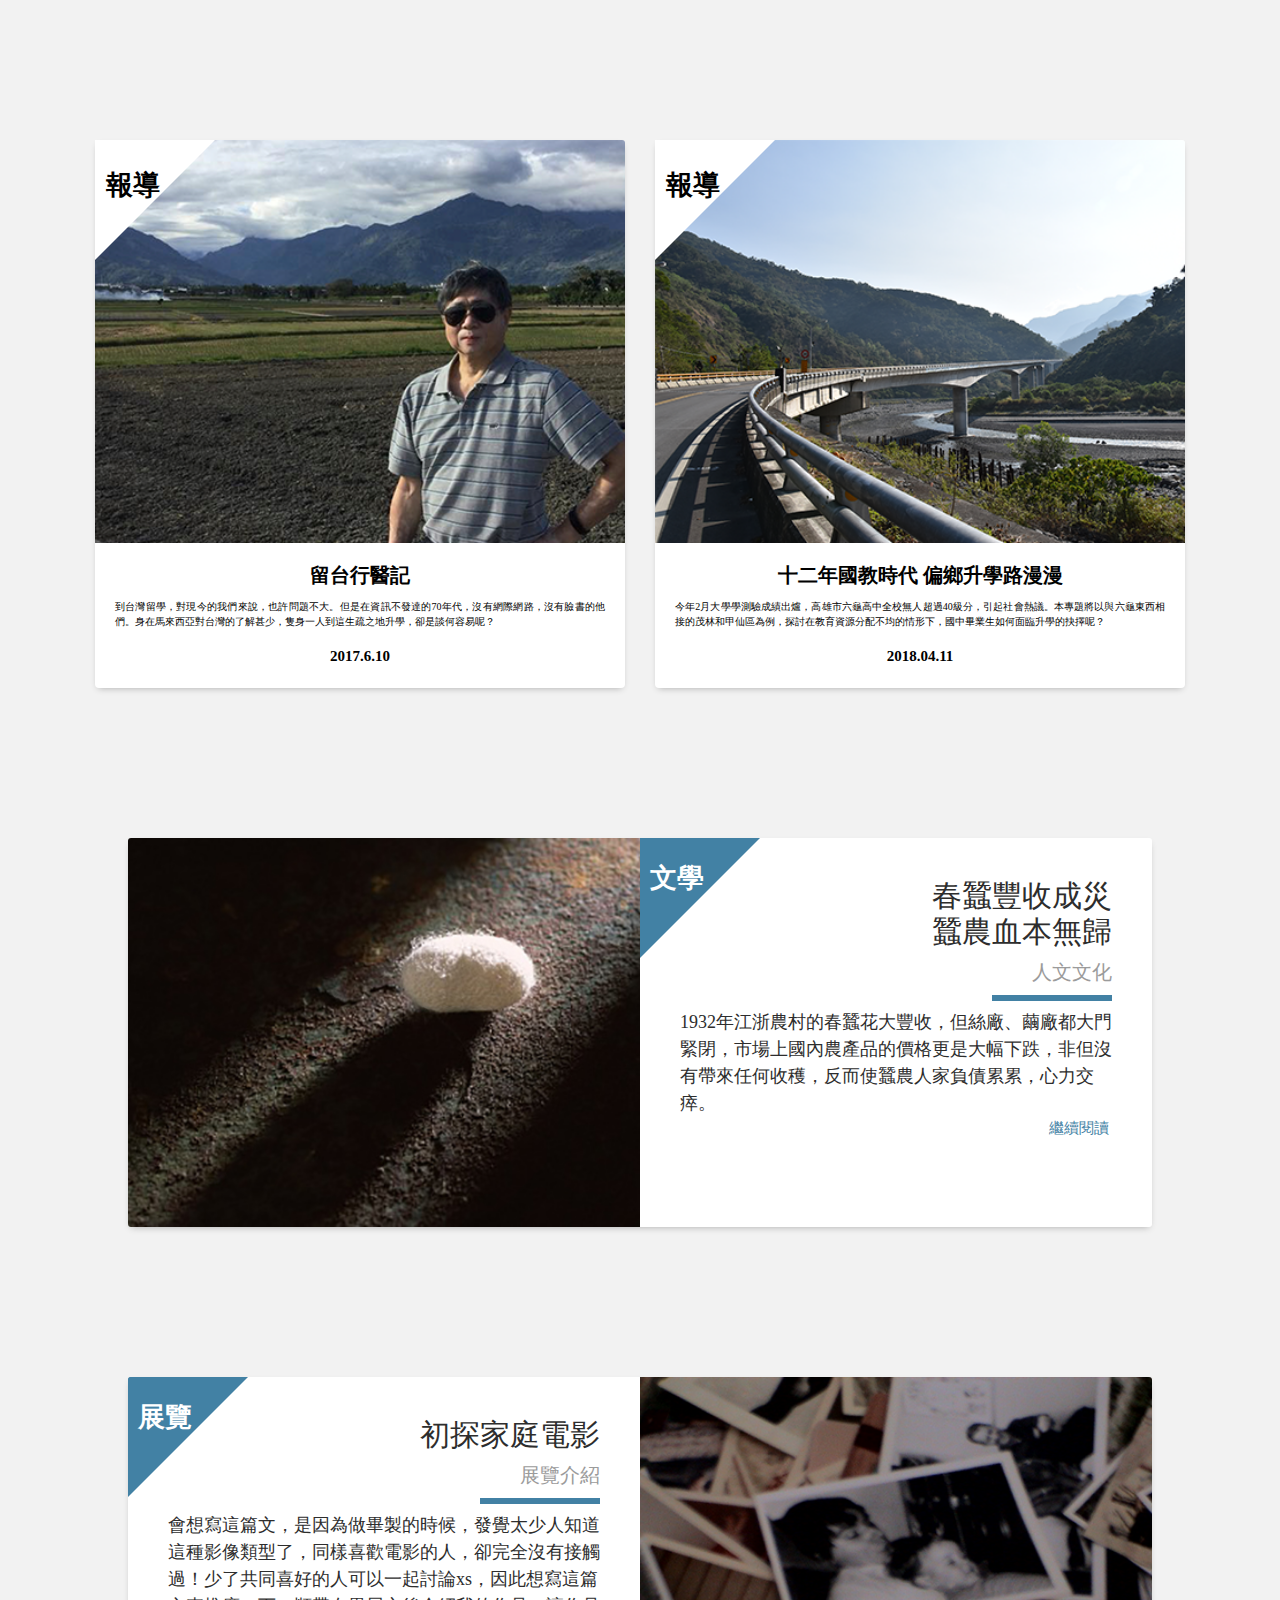
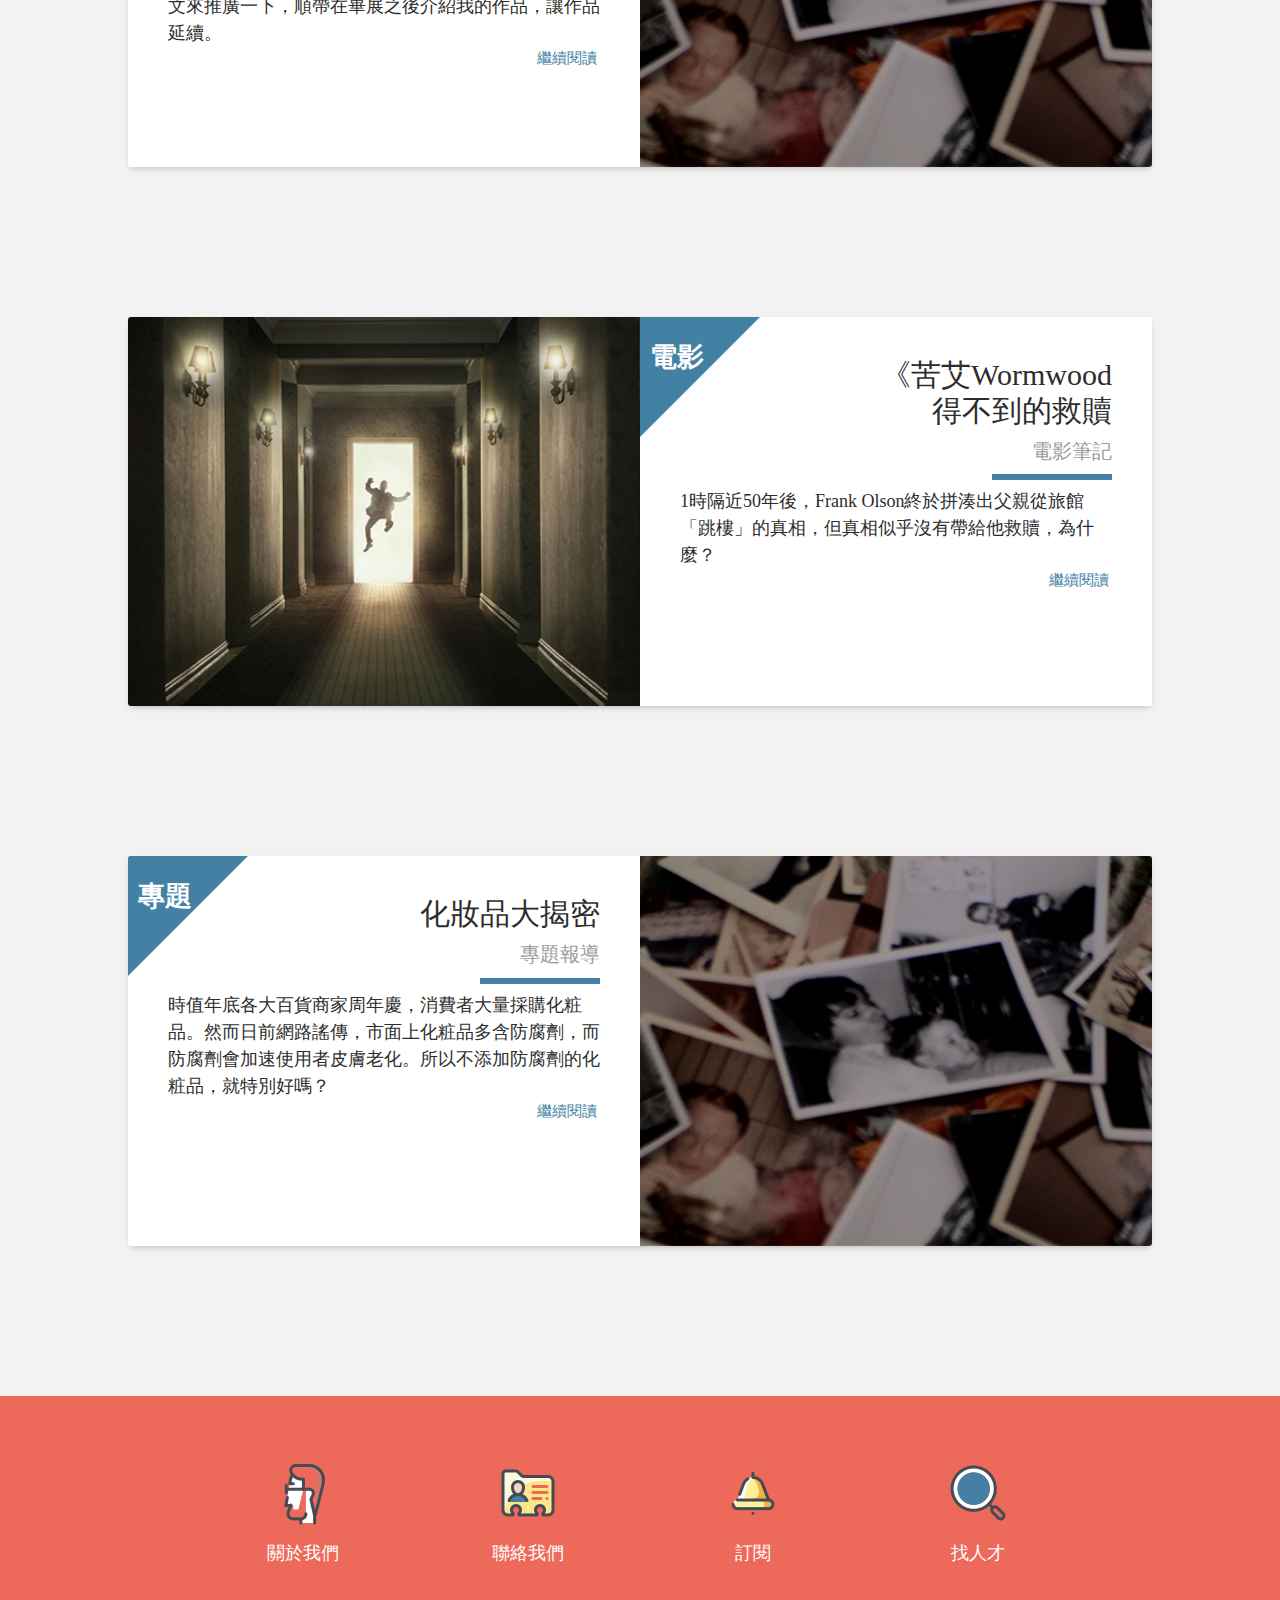
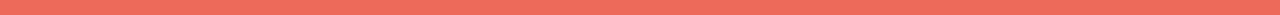
<file: menu.html>
<html lang="en">

<head>

    <!-- Required meta tags -->
    <meta charset="utf-8">
    <meta name="viewport" content="width=device-width, initial-scale=1, shrink-to-fit=no">
    <title>Hello, world!</title>
    <!--Boottstrap CSS 4.0.0-->
    <link rel="stylesheet" href="https://maxcdn.bootstrapcdn.com/bootstrap/4.0.0/css/bootstrap.min.css" integrity="sha384-Gn5384xqQ1aoWXA+058RXPxPg6fy4IWvTNh0E263XmFcJlSAwiGgFAW/dAiS6JXm"
        crossorigin="anonymous">
    <link rel="stylesheet" type="text/css" href="menu-style.css">
    <link href="https://cdnjs.cloudflare.com/ajax/libs/font-awesome/4.4.0/css/font-awesome.min.css" rel="stylesheet" />
    <link href="https://codepen.io/ChynoDeluxe/pen/eJPeEL" rel="stylesheet" />



</head>

<body style="font-family:Noto Sans TC,Microsoft JhengHei,PingFang TC,Apple LiGothic Medium;font-size: 18px;list-style: height 1.32em;color: #2d2d2d;background-color: #f2f2f2">


    <!--列表區開始 第一行-->



    <div class="card-deck">


        <div class="card">

            <a href="https://czx2110.github.io/The-third/index_Lucas">
                <div class="bookmarks">
                    <div class="bookmarks-text
                    ">報導</div>
                </div>
                <img class="card-img-top" src="lee-menu-photo.png" alt="Card image cap">
                <div class="card-body">
                    <h5 class="card-title">
                        <span class="display">留台行醫記
                        </span>
                        <span class="non-display">人物專訪
                        </span>
                    </h5>
                    <p class="card-text">到台灣留學，對現今的我們來說，也許問題不大。但是在資訊不發達的70年代，沒有網際網路，沒有臉書的他們。身在馬來西亞對台灣的了解甚少，隻身一人到這生疏之地升學，卻是談何容易呢？

                    </p>
                    <p class="card-text">
                        <small class="card-bottom">
                            <span class="display">2017.6.10</span>
                            <span class="non-display">李憲衡</span>
                        </small>
                    </p>
                </div>
            </a>
        </div>




        <div class="card">
            <a href="https://czx2110.github.io/The-third/phoebehuan.html">
                <div class="bookmarks">
                    <div class="bookmarks-text 
                    ">報導</div>
                </div>
                <img class="card-img-top" src="ting-menu-photo.png" alt="Card image cap">
                <div class="card-body">
                    <h5 class="card-title">
                        <span class="display">十二年國教時代 偏鄉升學路漫漫
                        </span>
                        <span class="non-display">專題報導
                            </br>
                        </span>

                    </h5>


                    <p class="card-text">今年2月大學學測驗成績出爐，高雄市六龜高中全校無人超過40級分，引起社會熱議。本專題將以與六龜東西相接的茂林和甲仙區為例，探討在教育資源分配不均的情形下，國中畢業生如何面臨升學的抉擇呢？


                    </p>
                    <p class="card-text">
                        <small class="card-bottom">
                            <span class="display">2018.04.11
                            </span>
                            <span class="non-display">阮怡婷</span>
                        </small>
                    </p>
                </div>
            </a>
        </div>
    </div>
    <!--列表區開始 第二行-->
    <div class="blog-card">
        <img class="photo photo1" src="tsai-menu-photo.jpg">
        <ul class="details">
            <li class="author">
                <a href="https://www.facebook.com/czx21">蔡征軒</a>
            </li>


            <li class="date">June. 10 ,2018</li>
        </ul>

        <div class="description">
            <div class="bookmarks2">
                <div class="bookmarks-text2 
                        ">文學</div>
            </div>
            <h1>春蠶豐收成災</br>蠶農血本無歸</h1>
            <h2>人文文化</h2>
            <p class="summary">1932年江浙農村的春蠶花大豐收，但絲廠、繭廠都大門緊閉，市場上國內農產品的價格更是大幅下跌，非但沒有帶來任何收穫，反而使蠶農人家負債累累，心力交瘁。</p>
            <a href="https://czx2110.github.io/The-third/index_czx.htm">繼續閱讀</a>
        </div>
    </div>

    <!--列表區開始 第三行-->

    <div class="blog-card alt">
        <img class="photo photo1" src="chen-menu-photo.png">
        <ul class="details">
            <li class="author">
                <a href="https://www.facebook.com/weiyun621">陳薇芸</a>
            </li>


            <li class="date">June. 10 ,2018</li>
        </ul>
        <div class="description">
            <div class="bookmarks2">
                <div class="bookmarks-text2 
                        ">展覽</div>
            </div>
            <h1>初探家庭電影</h1>
            <h2>展覽介紹</h2>
            <p class="summary">會想寫這篇文，是因為做畢製的時候，發覺太少人知道這種影像類型了，同樣喜歡電影的人，卻完全沒有接觸過！少了共同喜好的人可以一起討論xs，因此想寫這篇文來推廣一下，順帶在畢展之後介紹我的作品，讓作品延續。</p>
            <a href="https://czx2110.github.io/The-third/index_cwy.html">繼續閱讀</a>
        </div>
    </div>




    <!--列表區開始 第四行-->

    <div class="blog-card">
        <img class="photo photo1" src="bri-menu-photo.png">
        <ul class="details">
            <li class="author">
                <a href="https://www.facebook.com/brielletai">戴筱珺</a>
            </li>


            <li class="date">June. 17 ,2018</li>
        </ul>

        <div class="description">
            <div class="bookmarks2">
                <div class="bookmarks-text2 
                            ">電影</div>
            </div>
            <h1>《苦艾Wormwood</br>得不到的救贖</h1>
            <h2>電影筆記</h2>
            <p class="summary">1時隔近50年後，Frank Olson終於拼湊出父親從旅館「跳樓」的真相，但真相似乎沒有帶給他救贖，為什麼？</p>
            <a href="https://czx2110.github.io/The-third/brielle_index.html">繼續閱讀</a>
        </div>
    </div>

    <!--列表區開始 第五行-->

    <div class="blog-card alt">
        <img class="photo photo1" src="chen-menu-photo.png">
        <ul class="details">
            <li class="author">
                <a href="https://www.facebook.com/profile.php?id=100003817658505">劉蘭辰 阮怡婷</a>
            </li>


            <li class="date">April. 11 ,2018</li>
        </ul>
        <div class="description">
            <div class="bookmarks2">
                <div class="bookmarks-text2 
                            ">專題</div>
            </div>
            <h1>化妝品大揭密</h1>
            <h2>專題報導</h2>
            <p class="summary">時值年底各大百貨商家周年慶，消費者大量採購化粧品。然而日前網路謠傳，市面上化粧品多含防腐劑，而防腐劑會加速使用者皮膚老化。所以不添加防腐劑的化粧品，就特別好嗎？
            </p>
            <a href="https://czx2110.github.io/The-third/index.html">繼續閱讀</a>
        </div>
    </div>




    </div>




    <script src="https://code.jquery.com/jquery-3.2.1.slim.min.js" integrity="sha384-KJ3o2DKtIkvYIK3UENzmM7KCkRr/rE9/Qpg6aAZGJwFDMVNA/GpGFF93hXpG5KkN"
        crossorigin="anonymous"></script>
    <script src="https://cdnjs.cloudflare.com/ajax/libs/popper.js/1.12.9/umd/popper.min.js" integrity="sha384-ApNbgh9B+Y1QKtv3Rn7W3mgPxhU9K/ScQsAP7hUibX39j7fakFPskvXusvfa0b4Q"
        crossorigin="anonymous"></script>
    <script src="https://maxcdn.bootstrapcdn.com/bootstrap/4.0.0/js/bootstrap.min.js" integrity="sha384-JZR6Spejh4U02d8jOt6vLEHfe/JQGiRRSQQxSfFWpi1MquVdAyjUar5+76PVCmYl"
        crossorigin="anonymous"></script>



</body>



<footer>
    <!-- flex container -->
    <div class="flex-footer" style="margin-top:30px">
        <!--4 flex items -->
        <div>
            <div class="footer-circle">
                <img src="關於我們.png"></img>
            </div>
            <div class="footer-text">關於我們</div>
        </div>
        <div>
            <div class="footer-circle">
                <img src="聯絡我們.png"></img>
            </div>
            <div class="footer-text">聯絡我們</div>
        </div>
        <div>
            <div class="footer-circle">
                <img src="訂閱.png"></img>
            </div>
            <div class="footer-text">訂閱</div>
        </div>
        <div>
            <div class="footer-circle">
                <img src="找人才.png"></img>
            </div>
            <div class="footer-text">找人才</div>
        </div>

    </div>
</footer>



</html>
</file>
<file: menu-style.css>
* {
  -webkit-box-sizing: border-box;
  -moz-box-sizing: border-box;
  box-sizing: border-box;
  font-family: 'Noto Sans TC', 'SourceHanSansTWHK', 'PingFang TC', 'Microsoft JhengHei', 'Apple LiGothic Medium', 'Roboto', 'Lucida Grande', 'Lucida Sans Unicode', 'sans-serif';
}

.body {
  font-family: 'Noto Sans TC', sans-serif;
  margin: 0;

}

.nav {
  position: relative;
  width: 100vw;
  height: 70px;
  background-color: #132129
}

.sticky {
  position: sticky;
  top: 0;
  width: 100%;
  z-index: 2;
}
.nav-container {

  display: flex;
  justify-content: space-around;
  align-items: center;
  width: 50%;
  height: 70px;
  margin: 0 5%
}

.menu-logo {
  box-sizing: border-box;
  height: 65px;
  margin: 10px 10%
}
@media screen and (max-width:450px){
  .menu-logo{
    max-height: 50px;
  }
 
}

.full-vp {
  width: 100vw;
  height: 100vh;
  object-fit: cover;
  ;
}

.object-down{
  object-position: 50% 0%
}
@media  screen and (max-width:768px){
  .object-move-70{
    object-position: 70% 0%
  }
}
.carousel-title {
  font-size: 24pt;
  font-weight: 600;
  color: rgba(255, 255, 255, 0.7)
}

.mid-text {
  font-size: 16pt;
  font-weight: 600;
  color: rgba(255, 255, 255, 0.7)
}

@media  screen and (max-width:768px){
  .mid-text {
    font-size: 12pt;
    font-weight: 400;
    color: rgba(255, 255, 255, 0.7)
  }
  .carousel-title {
    font-size: 16pt;
    font-weight: 600;
    color: rgba(255, 255, 255, 0.7)
    
  }
}

@media  screen and(max-width:450){
  .mid-text {
    font-size: 8pt;
    font-weight: 300;
    color: rgba(255, 255, 255, 0.8)
  }
  .carousel-title {
    font-size: 10pt;
    font-weight: 400;
    color: rgba(255, 255, 255, 0.8)
    
  }
}

.carousel-item   img{
  filter: brightness(.9)
}
.carousel-item a:hover{
  text-decoration-line: none
}
.carousel-item a:hover .carousel-title {
  transform: scale(1.05, 1.05);
 
}

.carousel-item a:hover .mid-text {
  transform: scale(1.05,1.05);
  
}

.nav-text {
  display: inline-block;
  box-sizing: border-box;
  margin: 0 auto;

}

/* sammys part */

.card-deck {
  margin: 80px;
  cursor: pointer;
}

.card {
  background-color: white;
  border: none;
  padding: 0px;
  text-align: center;
  box-shadow: 0 3px 7px -3px rgba(0, 0, 0, 0.3);
  margin-top:100px
}

.card:hover  {
  color:#ed6a5a;

  box-shadow: 0 4px 8px 0 rgba(0, 0, 0, 0.2), 0 6px 20px 0 rgba(0, 0, 0, 0.19);
  text-align: center;

}
a{
  color:black
}
.card:hover a{
  color:#4281a4;
  text-decoration: none
  

}


.non-display{display:none; 
}
.card:hover .non-display{display:inline
}
.card:hover .display{ 
display:none;
}

.bookmarks{
  width: 0px;
  height: 0px;
  border-top: 60px solid white;
  border-bottom: 60px solid transparent;
  border-left: 60px solid white;
  border-right:60px solid transparent;
  position: absolute;
  
 

}
.bookmarks2{
width: 0px;
height: 0px;
border-top: 60px solid #4281a4;
border-bottom: 60px solid transparent;
border-right: 60px solid transparent;
border-left:60px solid #4281a4;
position: absolute;
margin-left: -40px;
margin-top:-40px
}
.bookmarks-text{
  font-size: 27px;
                  font-weight: bolder;
                  margin-left: -50px;
                  margin-top: -40px;
                  min-width: 55px; 
                  color:black;
}
.bookmarks-text2{
font-size: 27px;
  font-weight: bolder;
  margin-left: -50px;
  margin-top: -40px;
  min-width: 55px;
  color: white;}

.card-title {
  text-align: center;
  font-weight: bolder;
  font-size: 35px

}


.card-img-top {
  width: 100%;
  
}

.card-img {
  width: 200px;
  border-radius: 25px;
}
.card-text{
    
    font-size: 18px;
  text-align: justify;
padding-left:40px;
padding-right:40px

}
.card-bottom {

font-family: FontAwesome;

  text-align:center;
  cursor: pointer;
  display: block;
  font-size: 15;
  font-weight: 900;
  text-decoration: 1px dotted;
 

}
.card-body{
padding-left: 0px ;
padding-right:0px;

}


.footer-circle {
  width: 64px;
  height: 64px;
  margin: 0 auto;
  text-align: center;
}

.footer-text {
  margin-top: 15px;
  font-size: 18px;
  text-align: center;
  color: #FFFFFF;
}

footer>div{
  width:678px;
  color:#ED6A5A;
}

.flex-footer {
  display: flex;
  justify-content: center;
  width: 100%;
  margin: 0 auto;
  padding-top: 65px;
  flex-wrap: wrap;
  background-color: #ED6A5A;
}


@media screen and (max-width: 768px) {
  .flex-footer {
      width: 100%;
  }
  footer>div>div {
      width: 50%
  }
}

@media screen and (min-width: 769px) {
  .flex-footer {
      max-width: 100%;
  }
  footer>div>div {
      width:25%；
  }
  footer>div>div {
      width:225px
  }
}

@media screen and (min-width: 1024px) {
  .flex-footer {
      max-width: 100%;
  }
}

.flex-footer>div {
  min-width: 114px;
  margin-bottom: 48px;

}

.flex-footer>img {
  min-width: 114px;
  margin-bottom: 48px;
}
  .bookmarks{width: 0px;
    height: 0px;
    border-top: 60px solid white;
    border-bottom: 60px solid transparent;
    border-left: 60px solid white;
    border-right:60px solid transparent;
    position: absolute;
  }
  .bookmarks-text{
       font-size: 27px;
    font-weight: bolder;
    margin-left: -50px;
    margin-top: -35px;
    color: black;
}
.card-deck {
  margin-top:40px;
  margin-left:80px;
  margin-right:80px;
  cursor: pointer;
  
}
.card-text{
padding-left:20px;
padding-right:20px;
font-size:10px

}
.card-title {

font-size: 20px

}



@media screen and (min-width: 1024px) {
  .flex-footer {
      max-width: 100%;
  }
 
}

.flex-footer>div {
  min-width: 114px;
  margin-bottom: 48px;

}

.flex-footer>img {
  min-width:114px;
  margin-bottom: 48px;
}

@import url(https://fonts.googleapis.com/css?family=Open+Sans:400,700|Roboto:400,700);
body {
background: #f1f1f1;
}

.blog-card {
transition: height 0.3s ease;
-webkit-transition: height 0.3s ease;
background: #fff;
border-radius: 3px;
box-shadow: 0 3px 7px -3px rgba(0, 0, 0, 0.3);
margin: 0 auto 1.6%;
overflow: hidden;
position: relative;
font-size: 14px;
margin-top:150px;
margin-bottom:150px;
-webkit-font-smoothing: antialiased;
-moz-osx-font-smoothing: grayscale;
}
.blog-card:hover .details {
left: 0;
}
.blog-card:hover.alt .details {
right: 0;
}
.blog-card.alt .details {
right: -100%;
left: inherit;
}
.blog-card .photo {
height: 600px;
position: relative;
}
.blog-card .photo.photo1 {
 
  background-size: cover;


}
.blog-card .photo.photo2 {

background-size: cover;
}
.blog-card .details {
transition: all 0.3s ease;
-webkit-transition: all 0.3s ease;
background: rgba(0, 0, 0, 0.6);
box-sizing: border-box;
color: #fff;
font-family: "Open Sans";
list-style: none;
margin: 0;
padding: 10px 15px;
height: 200px;

/*POSITION*/
position: absolute;
top: 0;
left: -100%;
}
.blog-card .details > li {
padding: 3px 0;
}
.blog-card .details li:before, .blog-card .details .tags ul:before {
font-family: FontAwesome;
margin-right: 10px;
vertical-align: middle;
font-size:40px
}

.blog-card .details .tags ul {
list-style: none;
margin: 0;
padding: 0;
font-size: 20px
}

.blog-card .details .tags li {
display: inline-block;
margin-right: 3px;
font-size: 20px
}
.blog-card .details a {
color: inherit;
border-bottom: 1px dotted;
font-size: 20px
}
.blog-card .details a:hover {
color: #ed6a5a;
text-decoration: none

}
.blog-card .description {
padding: 10px;
box-sizing: border-box;
position: relative;
}
.blog-card .description h1 {
font-family: "Roboto";
margin: 0px 0 10px 0;
font-size:30px;
text-align: right
}
.blog-card .description h2 {
color: #9b9b9b;
font-family: "Open Sans";
line-height: 1.2em;
text-transform: uppercase;
font-size: 20px;
font-weight: 400;
margin: 1.2% 0;
text-align: right
}
.blog-card .description p {
position: relative;
margin: 0;
padding-top: 20px;
font-size: 18px;

}
.blog-card .description p:after {
content: "";
background: #4281a4;
height: 6px;
width: 120px;
/*POSITION*/
position: absolute;
top: 6px;
right: 0;
}
.blog-card .description a {
color: #4281a4;
margin-bottom: 15px;
float: right;
font-size:15px
}
.blog-card .description a:after {
transition: all 0.3s ease;
-webkit-transition: all 0.3s ease;
content: "\f061";
font-family: FontAwesome;
margin-left: -10px;
opacity: 0;
vertical-align: middle;
}
.blog-card .details .author:before {
  content: "\f007";
}
.blog-card .details .date:before {
  content: "\f133";
}
.blog-card .description a:hover:after {
margin-left: 5px;
opacity: 1;
}
/*768以下的圖片有問題*/
@media screen and (max-width: 768px) {
.bookmarks2{     margin-top: -10px;
  position:absolute;

}
.bookmarks-text2{font-size: 25px;
  margin-left: -25px;
  margin-top: -50px;
  position: absolute;

}
  .card{margin-top:100px}

.blog-card .details {
width: 100%;
height:600px
}
.blog-card .photo.photo1 {
width:100%;
height:auto;
}

}
@media screen and (min-width: 768px){
.bookmarks2{     margin-top: -10px;
  position:absolute;

}
.bookmarks-text2{margin-left: -25px;
  margin-top: -45px;
  position: absolute;
  font-size: 22px;
}
.blog-card {
  width: 100%;
}
 
.blog-card .photo.photo1 {
  width:100%;
  height:auto;
}



.blog-card .details {
width: 100%;
height:600px
}
}

/*768以上的圖片有問題*/
@media screen and (min-width: 1024px) {
.bookmarks2{     margin-top: -40px;
  position:absolute;

}
.bookmarks-text2{margin-left: -25px;
  margin-left: -50px;
  margin-top: -40px;
  position:absolute;
  font-size:27px;
}
.blog-card {

  width: 1024px;

}
.blog-card .description {
  float: left;
  width: 512px;
  height:auto;
  z-index: 0;
  padding: 40px
}
.blog-card .photo {
  transition: all 0.5s ease;
  -webkit-transition: all 0.5s ease;
  float: left;
  height:auto;
  width: 512px;
}
.blog-card .photo.photo1 {
  width:512px;
  height:auto;
}
.blog-card.alt .details {
  padding-left: 30px;
}
.blog-card.alt .description {
  float: right;
}
.blog-card.alt .description:before {
  -webkit-transform: skewX(5deg);
          transform: skewX(5deg);
 
  left: inherit;
}
.blog-card.alt .photo {
  float: right;
}

.blog-card .details {
  width: calc(160/320*100%);
  height:100%
}

.blog-card .description:before {
  -webkit-transform: skewX(-5deg);
          transform: skewX(-5deg);
  content: "";
  background: #fff;
  width: 100%;
  z-index: -1;
  /*POSITION*/
  position: absolute;

  
}
}
</file>
